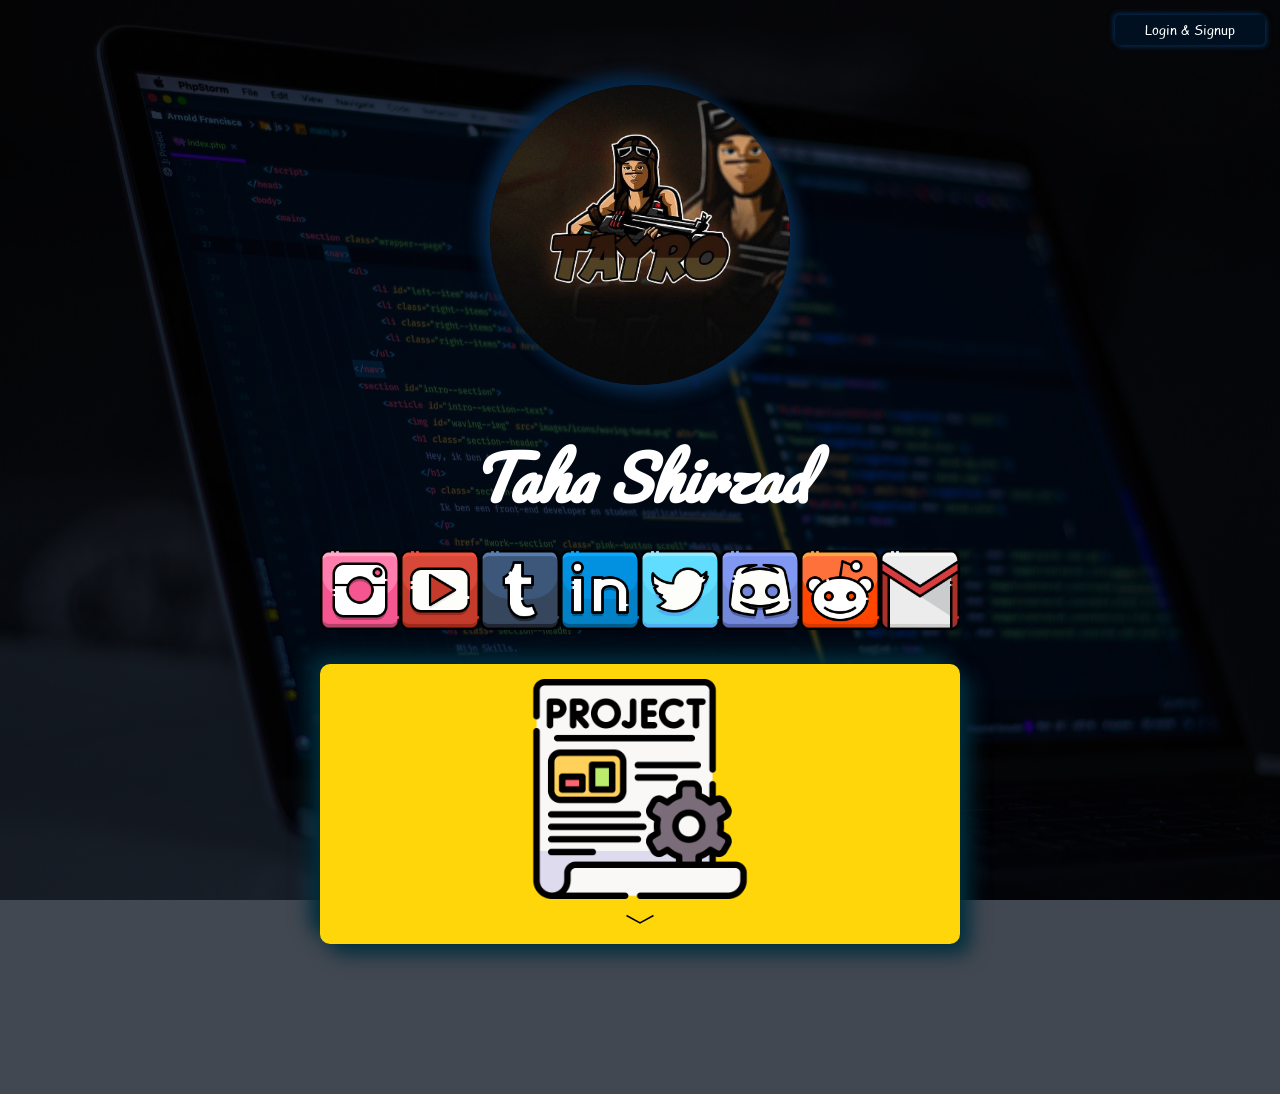
<file: index.html>
<!DOCTYPE html>
<html lang="en">
  <head>
    <meta charset="UTF-8" />
    <meta name="viewport" content="width=device-width, initial-scale=1.0" />
    <link rel="stylesheet" href="style.css" />
    <link rel="icon" href="./images/My Logo.jpg" />
    <title>My web page</title>
  </head>
  <script src="main.js"></script>

  <body>
    <div class="loader"></div>
    <div class="continer">
      <div class="login">
        <button>
          <a href="./project/login and sign up/">
            <p>Login & Signup</p>
          </a>
        </button>
      </div>
      <div class="my-logo"><img src="./images/My Logo.jpg" class="logo" /></div>
      <div class="my-name">
        <h1 class="name">Taha Shirzad</h1>
      </div>
      <div class="my-social">
        <div class="body-cocial">
          <a href="https://www.instagram.com/mr_tayro_rm/"
            ><img src="./images/Icon/instagram.png" class="social1"
          /></a>
          <a href="https://www.youtube.com/@tayro2761/featured"
            ><img src="./images/Icon/youtube.png" class="social2"
          /></a>
          <a href="https://web.telegram.org/k/#@mr_tayro_rm"
            ><img src="./images/Icon/telegram.png" class="social3"
          /></a>
          <a href="https://www.linkedin.com/in/ta-yro-4b1442298/"
            ><img src="./images/Icon/linkedin.png" class="social4"
          /></a>
          <a href="https://twitter.com/MrTayro"
            ><img src="./images/Icon/twitter.png" class="social5"
          /></a>
          <a href="https://discord.gg/ztTvCQx2EB"
            ><img src="./images/Icon/discord.png" class="social6"
          /></a>
          <a href="https://www.reddit.com/user/mr_tayro_rm/"
            ><img src="./images/Icon/reddit.png" class="social7"
          /></a>
          <a href="https://mail.google.com/mail/u/0/#inbox"
            ><img src="./images/Icon/gmail.png" class="social8"
          /></a>
        </div>
      </div>
      <div class="porject">
        <div class="card" onclick="this.classList.toggle('expanded')">
          <img src="./images/Icon/project.png" alt="" class="label" />
          <div class="text1">
            <div class="text-content">
              <h1 class="title">My projects</h1>
              <div class="body-text">
                <a href="./project/calculator/"
                  ><img src="./images/Icon/calculator.png" class="por"
                /></a>
                <a href="./project/my top ten games/"
                  ><img
                    src="./images/Icon/game-controller.png"
                    alt=""
                    class="por"
                /></a>
                <a href="./project/Birthday Calculator/index.html"
                  ><img
                    src="./project/Birthday Calculator/images/birthday.png"
                    class="por"
                /></a>
                <a href="./project/guess number games/index.html"
                  ><img
                    src="./project/guess number games/page/doublePlayer/images/icon.png"
                    class="por"
                /></a>
              </div>
            </div>
          </div>
          <svg
            class="chevron"
            xmlns="http://www.w3.org/2000/svg"
            viewBox="0 0 100 35"
            width="30"
          >
            <path
              d="M5 30L50 5l45 25"
              fill="none"
              stroke="#000"
              stroke-width="5"
            />
          </svg>
        </div>
      </div>
    </div>
  </body>
</html>
</file>
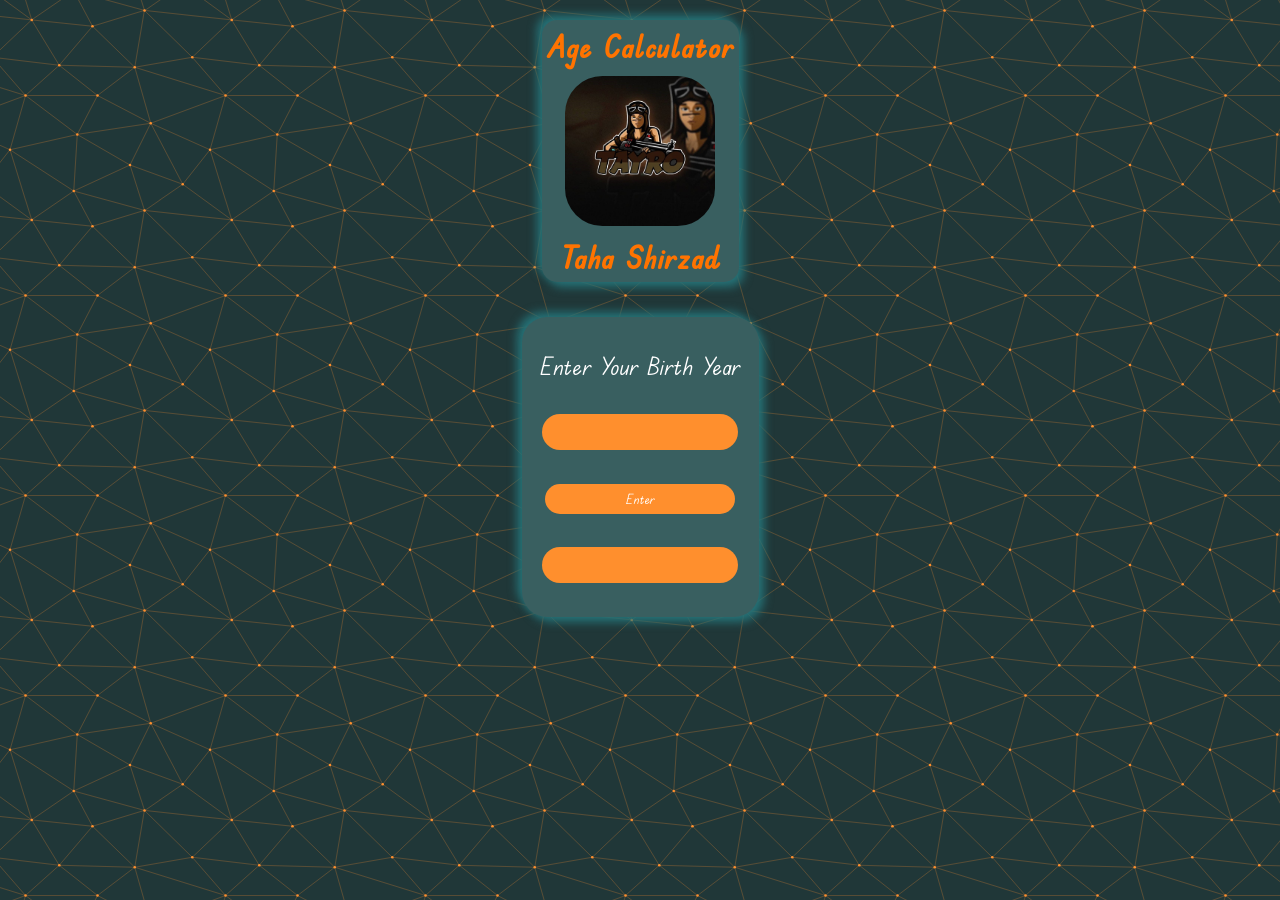
<file: project/Birthday Calculator/index.html>
<!DOCTYPE html>
<html lang="en">
<head>
    <meta charset="UTF-8">
    <meta name="viewport" content="width=device-width, initial-scale=1.0">
    <link rel="stylesheet" href="style.css">
    <link rel="icon" href="./images/birthday.png">
    <title>Birthday🎂</title>
</head>
<body>
    <div class="loader"></div>
    <div class="continer">
        <div class="info">
            <h1>Age Calculator</h1>
            <img src="./images/My Logo.jpg">
            <h1>Taha Shirzad</h1>
        </div>
        <div class="bd">
                <label for="number">Enter Your Birth Year</label>
                <input type="number" name="number" id="inputNumberBarthDay">
                <button onclick="number()">Enter</button>
                <input type="text" id="outputNumberBarthDay" class="text" disabled>            
        </div>
    </div>
<script src="main.js"></script>
</body>
</html>
</file>
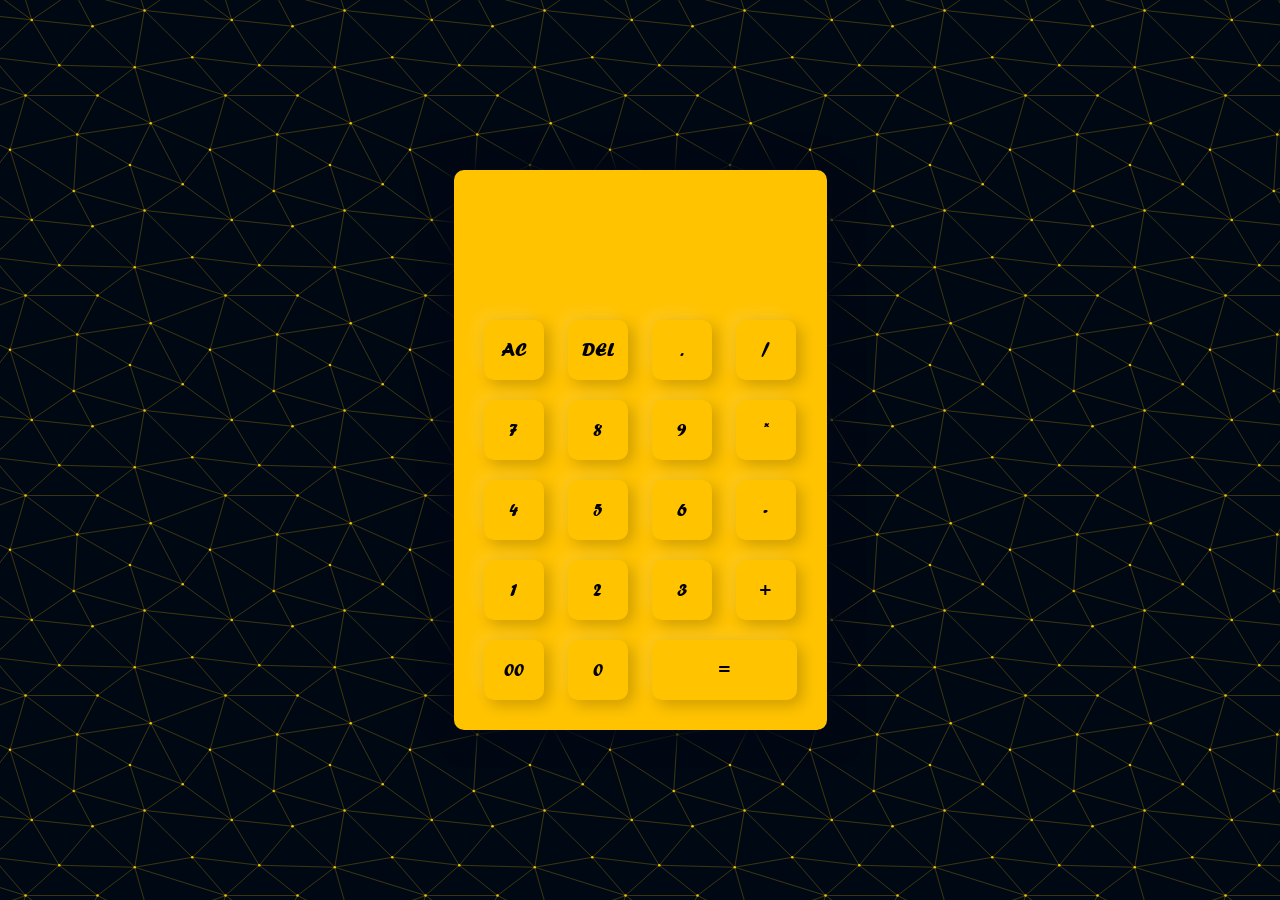
<file: project/calculator/index.html>
<!DOCTYPE html>
<html lang="en">

<head>
    <meta charset="UTF-8">
    <meta name="viewport" content="width=device-width, initial-scale=1.0">
    <title>calculator</title>
    <link rel="stylesheet" href="style.css">
    <link rel="icon" href="./img/calculator.png">
</head>
<script>
    window.addEventListener("load", () => {
        const loader = document.querySelector(".loader");

        loader.classList.add("loader--hidden")

        loader(".loader").addEventListener("transitionend", () => {
            document.body.removeChild(loader(".loader"))
        });
    });
    const audio = new Audio();
    audio.src = "./sound/click sound.mp3";
</script>

<body>
    <div class="loader"></div>
    <div class="container">
        <div class="calculator">
            <form>
                <div class="display">
                    <input type="text" name="display" readonly>
                </div>
                <div>
                    <input type="button" value="AC" onclick="display.value = ''; audio.play();" class="operator">
                    <input type="button" value="DEL"
                        onclick="audio.play(); display.value = display.value.toString().slice (0,-1)" class="operator">
                    <input type="button" value="." onclick="display.value += '.'; audio.play(); " class="operator">
                    <input type="button" value="/" onclick="display.value += '/' ; audio.play(); " class="operator"
                        </div>
                    <div>
                        <input type="button" value="7" onclick="display.value += '7' ; audio.play();">
                        <input type="button" value="8" onclick="display.value += '8' ; audio.play();">
                        <input type="button" value="9" onclick="display.value += '9' ; audio.play();">
                        <input type="button" value="*" onclick="display.value += '*' ; audio.play();">
                    </div>
                    <div>
                        <input type="button" value="4" onclick="display.value += '4' ; audio.play();">
                        <input type="button" value="5" onclick="display.value += '5' ; audio.play();">
                        <input type="button" value="6" onclick="display.value += '6' ; audio.play();">
                        <input type="button" value="-" onclick="display.value += '-' ; audio.play();">
                    </div>
                    <div>
                        <input type="button" value="1" onclick="display.value += '1' ; audio.play();">
                        <input type="button" value="2" onclick="display.value += '2' ; audio.play();">
                        <input type="button" value="3" onclick="display.value += '3' ; audio.play();">
                        <input type="button" value="+" onclick="display.value += '+' ; audio.play();">
                    </div>
                    <div>
                        <input type="button" value="00" onclick="display.value += '00' ; audio.play();">
                        <input type="button" value="0" onclick="display.value += '0' ; audio.play();">
                        <input type="button" value="=" onclick="display.value = eval(display.value) ; audio.play();"
                            style="width: 145px;">
                    </div>
            </form>
        </div>
    </div>

</body>

</html>
</file>
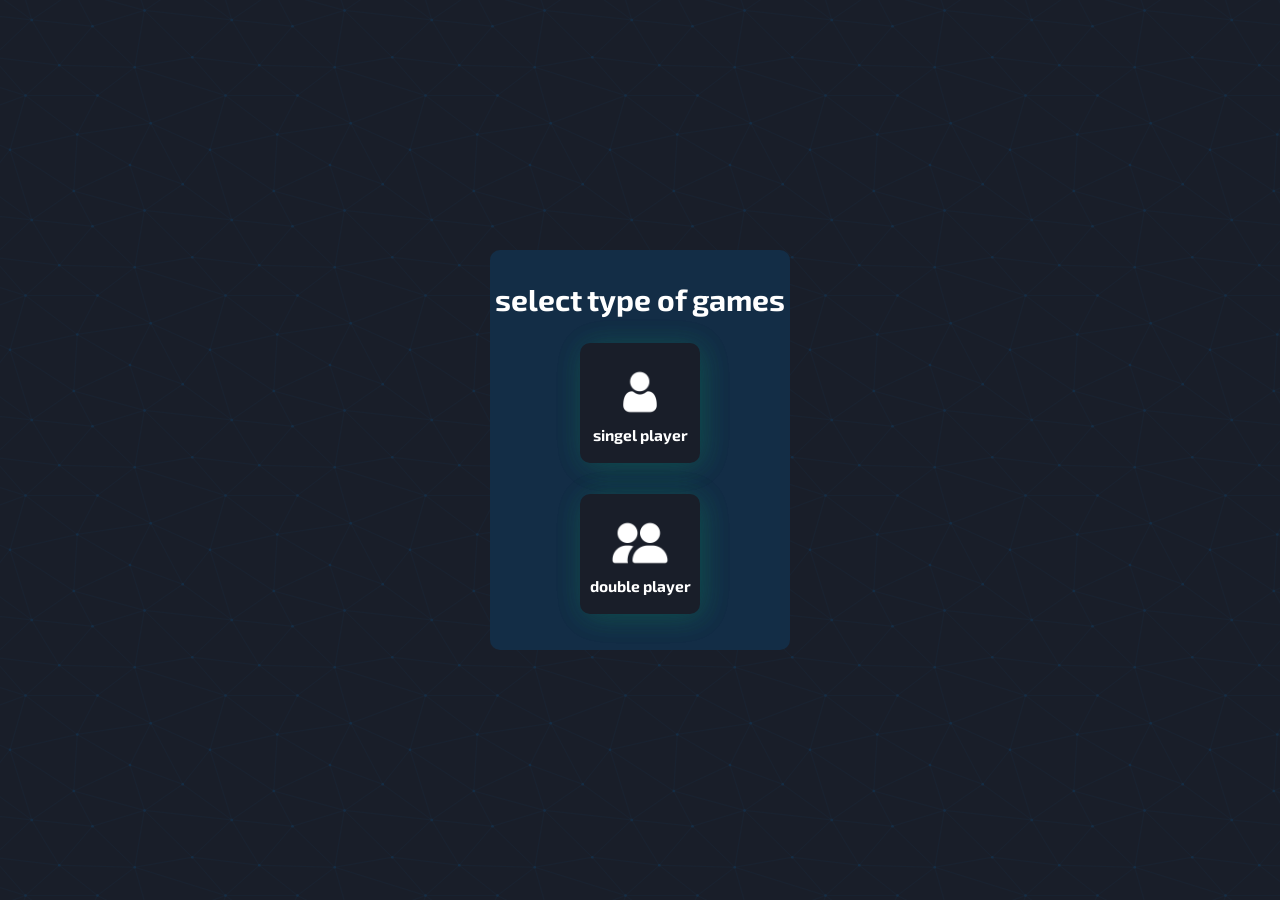
<file: project/guess number games/index.html>
<!DOCTYPE html>
<html lang="en">
  <head>
    <meta charset="UTF-8" />
    <meta name="viewport" content="width=device-width, initial-scale=1.0" />
    <link rel="stylesheet" href="./style.css" />
    <title>gng</title>
  </head>
  <body>
    <div class="continer">
      <div class="typeofplayer">
        <h1>select type of games</h1>
        <button onclick="singelPlayer()">
          <img src="./images/one user.png" />
          <h3>singel player</h3>
        </button>
        <button onclick="doublePlayer()">
          <img src="./images/tow user.png" />
          <h3>double player</h3>
        </button>
      </div>
    </div>
    <script src="main.js"></script>
  </body>
</html>
</file>
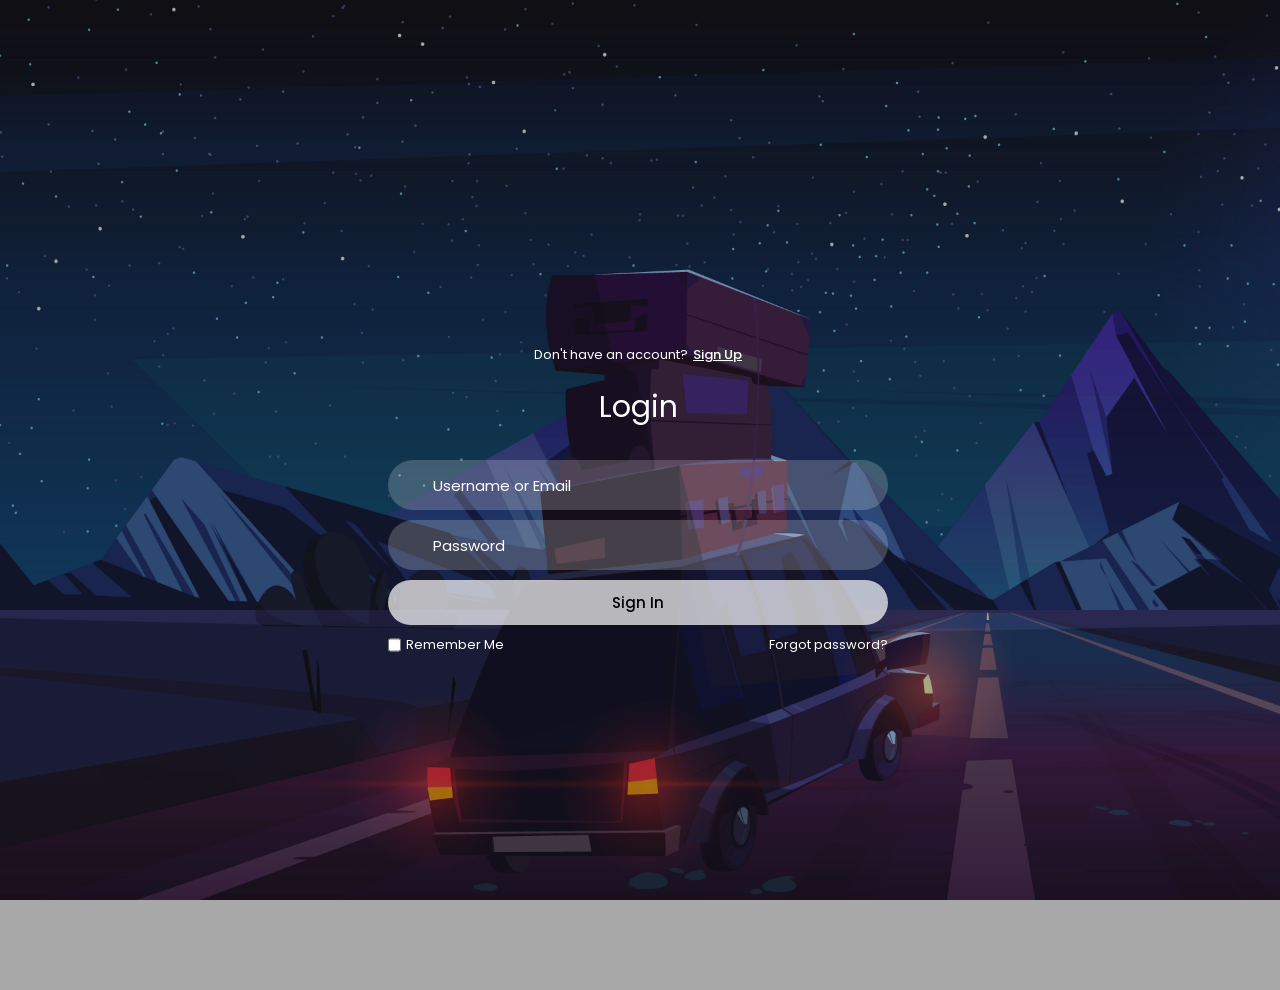
<file: project/login and sign up/index.html>
<!DOCTYPE html>
<html lang="en">
<head>
    <meta charset="UTF-8">
    <meta http-equiv="X-UA-Compatible" content="IE=edge">
    <meta name="viewport" content="width=device-width, initial-scale=1.0">
    <link rel="icon" href="./images/login.png">
    <link rel="stylesheet" href="style.css">
    <title>Login & signup</title>
</head>
<body>
 <div class="wrapper">

<!----------------------------- Form box ----------------------------------->    
    <div class="form-box">
        
        <!------------------- login form -------------------------->
        <div class="login-container" id="login">
            <div class="top">
                <span>Don't have an account? <a href="#" onclick="register()">Sign Up</a></span>
                <header>Login</header>
            </div>
            <div class="input-box">
                <input type="text" class="input-field" placeholder="Username or Email">
                <i class="bx bx-user"></i>
            </div>
            <div class="input-box">
                <input type="password" class="input-field" placeholder="Password">
                <i class="bx bx-lock-alt"></i>
            </div>
            <div class="input-box">
                <input type="submit" class="submit" value="Sign In">
            </div>
            <div class="two-col">
                <div class="one">
                    <input type="checkbox" id="login-check">
                    <label for="login-check"> Remember Me</label>
                </div>
                <div class="two">
                    <label><a href="#">Forgot password?</a></label>
                </div>
            </div>
        </div>

        <!------------------- registration form -------------------------->
        <div class="register-container" id="register">
            <div class="top">
                <span>Have an account? <a href="#" onclick="login()">Login</a></span>
                <header>Sign Up</header>
            </div>
            <div class="two-forms">
                <div class="input-box">
                    <input type="text" class="input-field" placeholder="Firstname">
                    <i class="bx bx-user"></i>
                </div>
                <div class="input-box">
                    <input type="text" class="input-field" placeholder="Lastname">
                    <i class="bx bx-user"></i>
                </div>
            </div>
            <div class="input-box">
                <input type="text" class="input-field" placeholder="Email">
                <i class="bx bx-envelope"></i>
            </div>
            <div class="input-box">
                <input type="password" class="input-field" placeholder="Password">
                <i class="bx bx-lock-alt"></i>
            </div>
            <div class="input-box">
                <input type="submit" class="submit" value="Register">
            </div>
            <div class="two-col">
                <div class="one">
                    <input type="checkbox" id="register-check">
                    <label for="register-check"> Remember Me</label>
                </div>
                <div class="two">
                    <label><a href="#">Terms & conditions</a></label>
                </div>
            </div>
        </div>
    </div>
</div>   



<script>

    var a = document.getElementById("loginBtn");
    var b = document.getElementById("registerBtn");
    var x = document.getElementById("login");
    var y = document.getElementById("register");

    function login() {
        x.style.left = "4px";
        y.style.right = "-520px";
        a.className += " white-btn";
        b.className = "btn";
        x.style.opacity = 1;
        y.style.opacity = 0;
    }

    function register() {
        x.style.left = "-510px";
        y.style.right = "5px";
        a.className = "btn";
        b.className += " white-btn";
        x.style.opacity = 0;
        y.style.opacity = 1;
    }

</script>

</body>
</html>
</file>
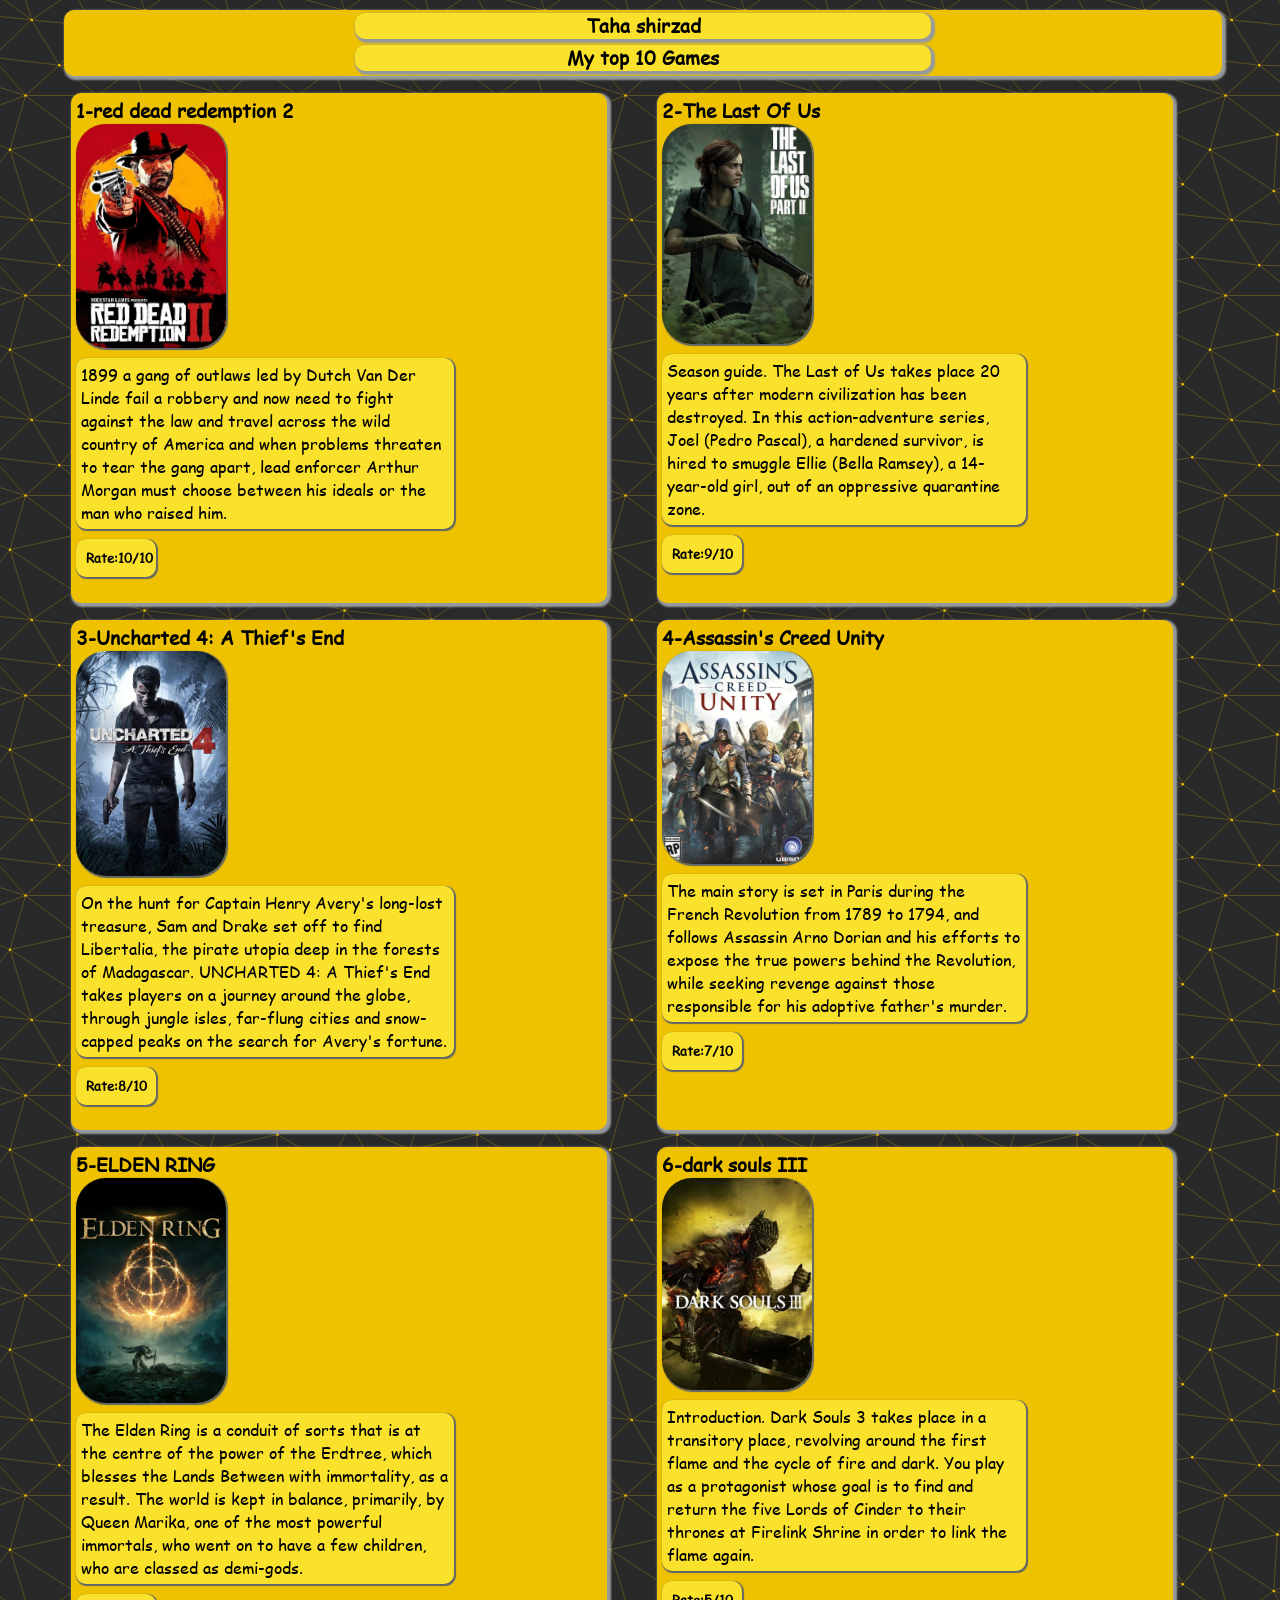
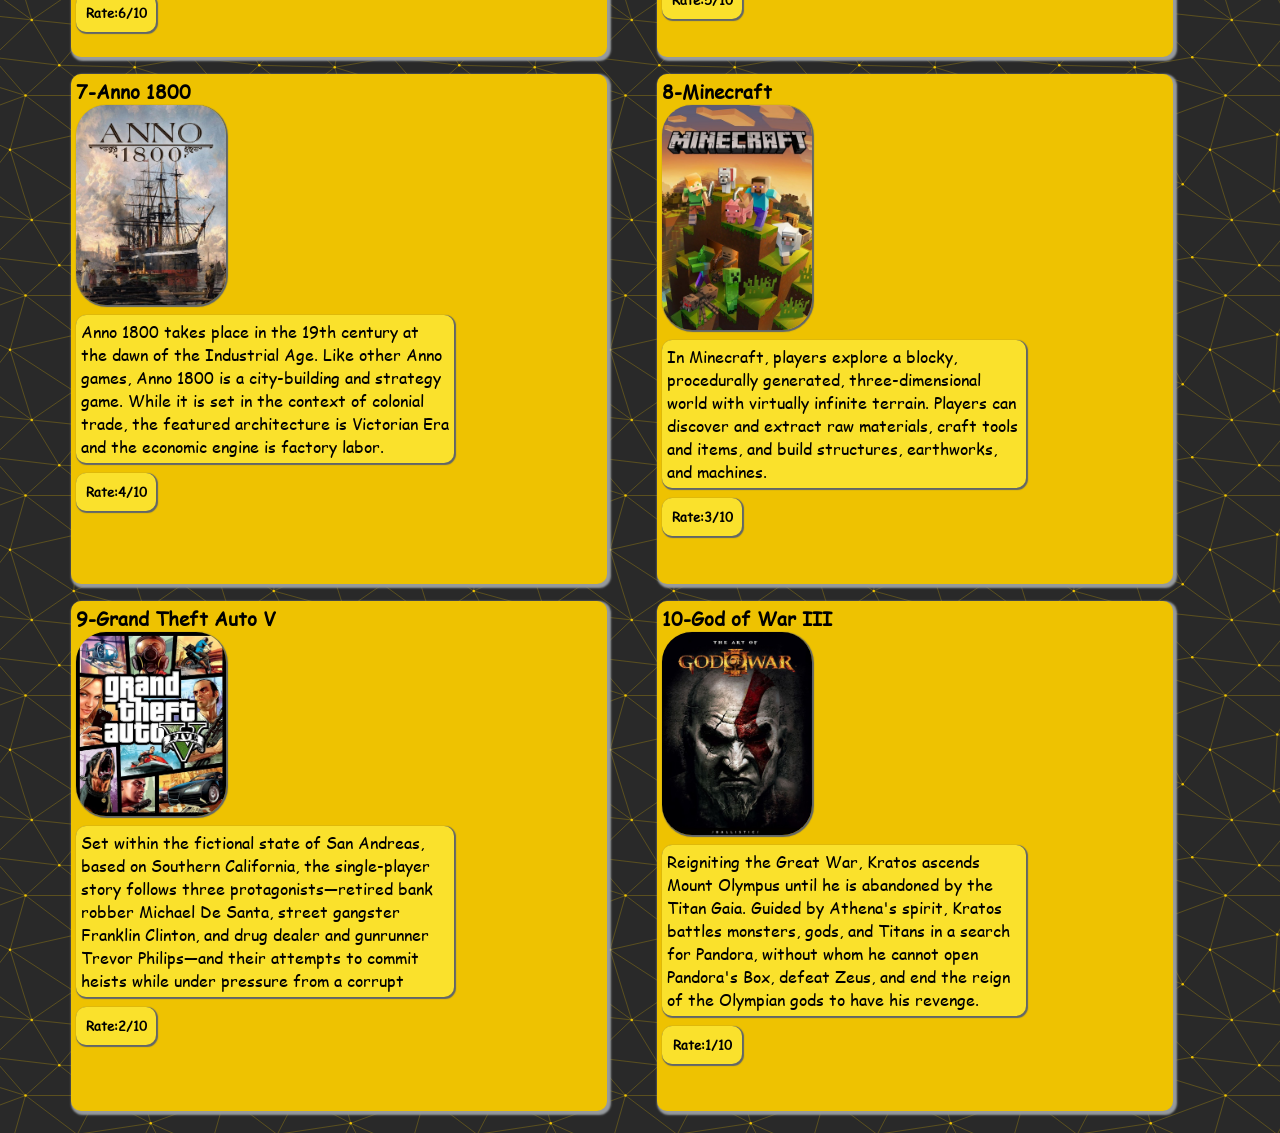
<file: project/my top ten games/index.html>
<!DOCTYPE html>
<html lang="en">
<head>
    <link rel="icon" href="./images/games.png">
    <link rel="stylesheet" href="style.css">
    <meta charset="UTF-8">
    <meta name="viewport" content="width=device-width, initial-scale=1.0">
    <title>MY top 10 games</title>
</head>
<script>
    window.addEventListener("load" , () => {
        const loader = document.querySelector(".loader");

        loader.classList.add("loader--hidden")

        loader(".loader").addEventListener("transitionend" , () =>{
            document.body.removeChild(loader(".loader"))
        });
    });
</script>
<body class="body">
    <div class="loader"></div>
        <div class="info">
            <h3 class="name">Taha shirzad</h3>
            <h3 class="games">My top 10 Games</h3>
    </div>
            <table>
                <tr>
                    <td>
        <div class="rdr2">
            <h3>1-red dead redemption 2</h3>
            <img src="./images/RDR2.jpg" alt="" class="rdri">
            <p class="rdrs">1899 a gang of outlaws led by Dutch Van Der Linde fail a robbery and now need to fight against 
                the law and travel across the wild country of America and when problems threaten to tear the gang
                 apart, lead enforcer Arthur Morgan must choose between his ideals or the man who raised him.</p>
                 <h5 class="rdrr">Rate:10/10</h5>
        </div>
    </td>
    <td>
        <div class="TLOU">
            <h3>2-The Last Of Us</h3>
            <img src="./images/Thelastofus.jpg" alt="">
            <p>Season guide. The Last of Us takes place 20 years after modern civilization has been destroyed. In this action-adventure series, Joel (Pedro Pascal), a hardened 
                survivor, is hired to smuggle Ellie (Bella Ramsey), a 14-year-old girl, out of an oppressive quarantine zone.</p>
            <h5>Rate:9/10</h5>
        </div>
    </td>
    </tr>
    <tr>
        <td>
        <div class="Uncharted">
            <h3>3-Uncharted 4: A Thief's End</h3>
            <img src="./images/Uncharted 4_ A Thief's End .jpg" alt="">
            <p>On the hunt for Captain Henry Avery's long-lost treasure, Sam and Drake set off to find Libertalia, 
                the pirate utopia deep in the forests of Madagascar. UNCHARTED 4: A Thief's End takes players on a 
                journey around the globe, through jungle isles, far-flung cities and snow-capped peaks on the search for 
                Avery's fortune.</p>
                <h5>Rate:8/10</h5>
        </div>
    </td>
    <td>
        <div class="Assassin">
            <h3>4-Assassin's Creed Unity</h3>
            <img src="./images/Assassin's Creed  Unity.jpg" alt="">
            <p>The main story is set in Paris during the French Revolution from 1789 to 1794, and follows Assassin Arno Dorian and his efforts to expose the true
                 powers behind the Revolution, while seeking revenge against those responsible for his adoptive father's 
                 murder.</p>
                 <h5>Rate:7/10</h5>
        </div>
    </td>
    </tr>
    <tr>
        <td>
        <div class="ELDENRING">
            <h3>5-ELDEN RING</h3>
            <img src="./images/ELDEN RING _ Xbox.jpg" alt="">
            <p>The Elden Ring is a conduit of sorts that is at the centre of the power of the Erdtree, which 
                blesses the Lands Between with immortality, as a result. The world is kept in balance, primarily,
                 by Queen Marika, one of the most powerful immortals, who went on to have a few children, who are
                  classed as demi-gods.</p>
                  <h5>Rate:6/10</h5>
        </div>
    </td>
    <td>
        <div class="darksouls">
            <h3>6-dark souls III</h3>
            <img src="./images/dark souls 3 .jpg" alt="">
            <p>Introduction. Dark Souls 3 takes place in a transitory place, revolving around the first flame and the cycle of fire and dark. You play as a protagonist whose goal is
                 to find and return the five Lords of Cinder to their thrones at Firelink Shrine in order to link the flame 
                 again.</p>
                 <h5>Rate:5/10</h5>
        </div>
    </td>
    </tr>
    <tr>
        <td>
        <div class="Anno">
            <h3>7-Anno 1800</h3>
            <img src="./images/Acheter Anno 1800 Ubisoft Connect.jpg" alt="">
            <p>Anno 1800 takes place in the 19th century at the dawn of the Industrial Age. Like other Anno games, Anno 1800 is a city-building and strategy game. While it is set in the
                 context of colonial trade, the featured architecture is Victorian Era and the economic engine is factory 
                 labor.</p>
                 <h5>Rate:4/10</h5>
        </div>
    </td>
    <td>
        <div class="Minecraft"> 
            <h3>8-Minecraft</h3>
            <img src="./images/Minecraft_ Play with Game Pass _ Xbox.jpg" alt="">
            <p>In Minecraft, players explore a blocky, procedurally generated, three-dimensional world with
                 virtually infinite terrain. Players can discover and extract raw materials, craft tools and 
                 items, and build structures, earthworks, and machines.</p>
                 <h5>Rate:3/10</h5>
        </div>
    </td>
    </tr>
    <tr>
        <TD>
        <div class="Grand">
            <h3>9-Grand Theft Auto V</h3>
            <img src="./images/Grand Theft Auto V.jpg" alt="">
            <p>Set within the fictional state of San Andreas, based on Southern California, 
                the single-player story follows three protagonists—retired bank robber Michael De Santa,
                 street gangster Franklin Clinton, and drug dealer and gunrunner Trevor Philips—and their 
                 attempts to commit heists while under pressure from a corrupt</p>
                 <h5>Rate:2/10</h5>
        </div>
    </TD>
    <td>
        <div class="God">
            <h3>10-God of War III</h3>
            <img src="./images/ArtOfGodOfWar3-StandardEditionFront.jpg" alt="">
            <p>Reigniting the Great War, Kratos ascends Mount Olympus until he is abandoned by the 
                Titan Gaia. Guided by Athena's spirit, Kratos battles monsters, gods, and Titans in 
                a search for Pandora, without whom he cannot open Pandora's Box, defeat Zeus, and end 
                the reign of the Olympian gods to have his revenge.</p>
                <h5>Rate:1/10</h5>
        </div>
    </td>
    </tr>
    </table>
</body>
</html>
</file>
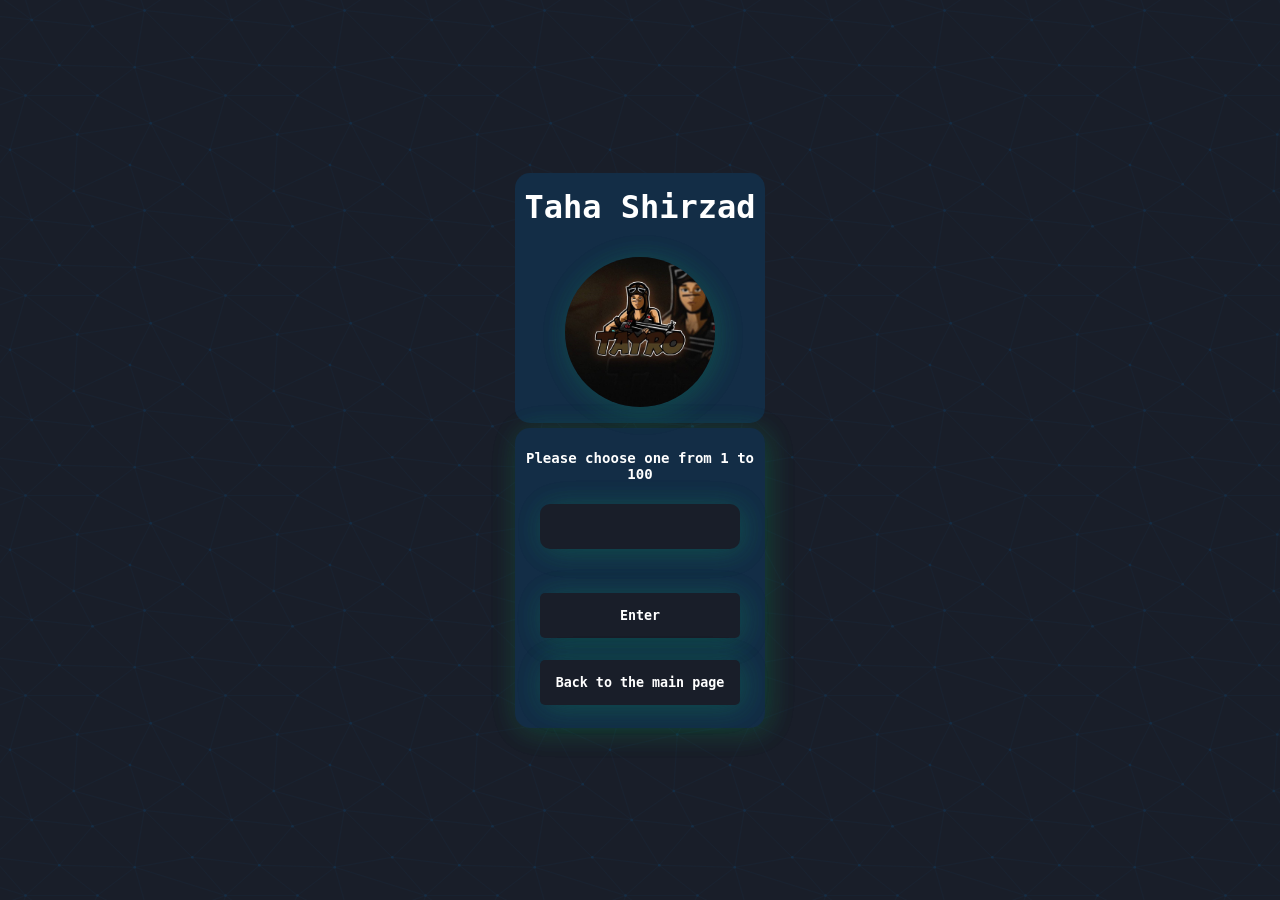
<file: project/guess number games/page/doublePlayer/index.html>
<!DOCTYPE html>
<html lang="en">
  <head>
    <meta charset="UTF-8" />
    <meta name="viewport" content="width=device-width, initial-scale=1.0" />
    <title>guess number</title>
    <link rel="stylesheet" href="style.css" />
    <link rel="icon" href="" />
  </head>
  <body>
    <div class="loader"></div>
    <div class="continer">
      <div class="info" id="info">
        <h1>Taha Shirzad</h1>
        <img src="./images/My Logo.jpg" />
      </div>
      <div class="pagenumberone" id="pageNumberOne">
        <h3>Please choose one from 1 to 100</h3>
        <input
          type="number"
          id="ferstNumber"
          min="0"
          max="100"
          oninput="checkInput()"
          required
        />
        <p id="errorTag"></p>
        <button onclick="setTheNumber()">Enter</button>
        <button onclick="backToPage()">Back to the main page</button>
      </div>
      <div class="pagenumbertow" id="pageNumberTow">
        <h3>Guess from 1 to 100</h3>
        <input
          type="number"
          id="guessNumber"
          min="0"
          max="100"
          oninput="maxinput()"
          required
        />
        <button onclick="buttonGuees()">Enter</button>
        <p id="ErrorPage"></p>
        <p id="Hint"></p>
        <p id="score"></p>
        <a href=""><button type="rest-pages">Rest Games</button></a>
      </div>
      <div class="winer" id="winer">
        <h1>You Win</h1>
        <p>Good job</p>
        <a href=""><button type="rest-pages">Rest Games</button></a>
      </div>
      <div class="over" id="over">
        <h1>You Loser</h1>
        <p>Try Agin</p>
        <a href=""><button type="rest-pages">Rest Games</button></a>
      </div>
    </div>
  </body>
  <script src="main.js"></script>
</html>
</file>
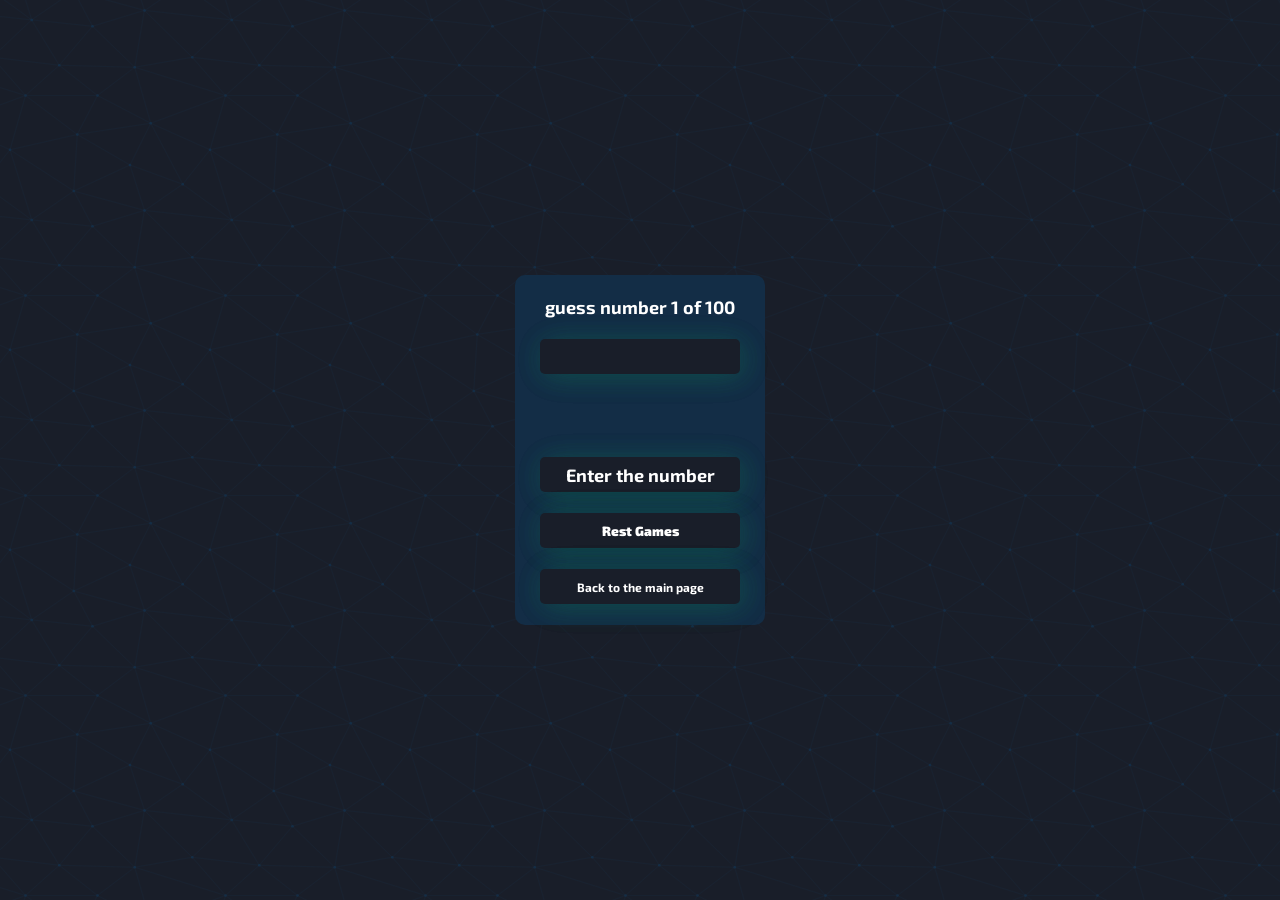
<file: project/guess number games/page/singelPlayer/index.html>
<!DOCTYPE html>
<html lang="en">
  <head>
    <meta charset="UTF-8" />
    <meta name="viewport" content="width=device-width, initial-scale=1.0" />
    <link rel="stylesheet" href="./style.css" />
    <title>Singel Player</title>
  </head>
  <body>
    <div class="loader"></div>
    <div class="continer">
      <div class="games" id="games">
        <h1>guess number 1 of 100</h1>
        <input
          type="number"
          id="guessNumber"
          max="100"
          min="1"
          oninput="inputNumber()"
          required
        />
        <h3 id="score"></h3>
        <h3 id="ErrorPage"></h3>
        <h3 id="hint"></h3>
        <button id="enter" onclick="enterNumber()">
          <h2>Enter the number</h2>
        </button>
        <a href=""><button type="rest-pages">Rest Games</button></a>
        <button onclick="backToPage()"><h3>Back to the main page</h3></button>
      </div>
      <div class="winer" id="winer">
        <h1>You Win</h1>
        <p>Good job</p>
        <a href=""><button type="rest-pages">Rest Games</button></a>
      </div>

      <div class="over" id="over">
        <h1>You Loser</h1>
        <p>Try Agin</p>
        <a href=""><button type="rest-pages">Rest Games</button></a>
      </div>
    </div>
    <script src="main.js"></script>
  </body>
</html>
</file>
<file: style.css>
@font-face {
  font-family: name;
  src: url(./font/Pacifico-Regular.ttf);
}
@font-face {
  font-family: com;
  src: url(./font/comic.ttf);
}
* {
  margin: 0;
  padding: 0;
}
body {
  background: url(./images/Backgrund.jpg) no-repeat center center fixed;
  background-blend-mode: multiply;
  background-color: #000814bd;
  -webkit-background-size: cover;
  -moz-background-size: cover;
  -o-background-size: cover;
  background-size: cover;
  margin: 10px;
}
.loader {
  background: none;
  box-shadow: none;
  position: fixed;
  top: 0;
  left: 0;
  width: 100vw;
  height: 100vh;
  display: flex;
  align-items: center;
  justify-content: center;
  background: #333333;
  transition:
    opacity 0.75s,
    visibility 0.75s;
}
.loader--hidden {
  opacity: 0;
  visibility: hidden;
}
.loader::after {
  content: "";
  width: 75px;
  height: 75px;
  border: 15px solid #dddddd;
  border-top-color: #ffd60a;
  border-radius: 50%;
  animation: loading 0.75s ease infinite;
}
@keyframes loading {
  form {
    transform: rotate(0turn);
  }
  to {
    transform: rotate(1turn);
  }
}
.login {
  display: flex;
  justify-content: flex-end;
}
.login button {
  width: 150px;
  height: 30px;
  border: none;
  margin: 5px;
  padding: 3px;
  border-radius: 5px;
  background-color: #001020;
  box-shadow:
    2px 2px 5px #07294b,
    -2px -2px 5px #07294b;
}
.login a {
  font-family: com;
  color: #fff;
  text-decoration: none;
}
.login :hover {
  background-color: #002041;
  border-radius: 5px;
}
.my-logo {
  margin-top: 15px;
  display: flex;
  justify-content: center;
  transform: translateY(20px);
  transition: transform 1500ms;
  margin-bottom: 50px;
}
.logo {
  cursor: default;
  width: 300px;
  border-radius: 50%;
  box-shadow:
    10px 10px 15px #07294b,
    -10px -10px 15px #07294b;
}
.my-name {
  cursor: default;
  color: #fff;
  display: flex;
  justify-content: center;
}
.name {
  font-family: name;
  font-size: 60px;
  font-style: italic;
  transform: translateY(10px);
  transition: transform 1500ms;
  margin-bottom: 10px;
}
.my-social {
  display: flex;
  justify-content: center;
  margin-bottom: 30px;
}
.body-cocial {
  width: 80%;
  display: inline-flex;
  flex-wrap: wrap;
  justify-content: center;
}
.social1 {
  width: 80px;
  transform: translateY(20px);
  transition: transform 500ms;
}
.social2 {
  width: 80px;
  transform: translateY(20px);
  transition: transform 800ms;
}
.social3 {
  width: 80px;
  transform: translateY(20px);
  transition: transform 1000ms;
}
.social4 {
  width: 80px;
  transform: translateY(20px);
  transition: transform 2000ms;
}
.social5 {
  width: 80px;
  transform: translateY(20px);
  transition: transform 3000ms;
}
.social6 {
  width: 80px;
  transform: translateY(20px);
  transition: transform 4000ms;
}
.social7 {
  width: 80px;
  transform: translateY(20px);
  transition: transform 5000ms;
}
.social8 {
  width: 80px;
  transform: translateY(20px);
  transition: transform 6000ms;
}
.porject {
  display: flex;
  justify-content: center;
}
/*
*/
.card {
  background: #ffd60a;
  border-radius: 10px;
  cursor: pointer;
  height: 280px;
  margin: 20px;
  padding: 0 20px;
  position: relative;
  box-shadow:
    10px 10px 20px #002e3d,
    -10px -10px 20px #002e3d;
  -webkit-tap-highlight-color: rgba(0, 0, 0, 0.025);
  text-align: center;
  transition: height 1000ms;
  width: 600px;
}
@media (max-width: 900px) {
  .card {
    left: calc(50% - 20px);
    transform: translateX(-50%);
  }
}
.card.expanded {
  height: 450px;
}
.label {
  width: 220px;
  margin-top: 5px;
  margin-bottom: 20px;
  transform: translateY(10px);
  transition: transform 1000ms;
}
.card.expanded .label {
  transform: translateY(0);
}
.text1 {
  -webkit-clip-path: polygon(0 100%, 0 40%, 50% 75%, 100% 40%, 100% 100%);
  clip-path: polygon(0 100%, 0 40%, 50% 75%, 100% 40%, 100% 100%);
  transition: clip-path 1000ms;
}
.card.expanded .text1 {
  -webkit-clip-path: polygon(
    -100% 100%,
    -100% -100%,
    50% -100%,
    100% -100%,
    100% 100%
  );
  clip-path: polygon(-100% 100%, -100% -100%, 50% -100%, 100% -100%, 100% 100%);
}
.por {
  width: 100px;
}
.text-content {
  transform: translateY(-500px);
  transition: transform 1000ms;
}
.card.expanded .text-content {
  transform: translateY(-15px);
}
.chevron {
  position: absolute;
  bottom: 20px;
  left: calc(50% - 15px);
  transform-origin: 50%;
  transform: rotate(180deg);
  transition: transform 1000ms;
}
.card.expanded .chevron {
  transform: rotate(0deg);
}
.title {
  font-family: com, sans-serif;
  font-weight: 900;
  margin: 20px 0 12px;
}
.body-text {
  padding: 0 20px;
}
/**/
</file>
<file: project/Birthday Calculator/style.css>
@import url('https://fonts.googleapis.com/css2?family=Edu+TAS+Beginner&display=swap');

*{
    margin: 0;
    padding: 0;
}
body{
    background-color: #203738;
    background-image: url("data:image/svg+xml,%3Csvg xmlns='http://www.w3.org/2000/svg' width='200' height='200' viewBox='0 0 800 800'%3E%3Cg fill='none' stroke='%23FF8F2D' stroke-width='1'%3E%3Cpath d='M769 229L1037 260.9M927 880L731 737 520 660 309 538 40 599 295 764 126.5 879.5 40 599-197 493 102 382-31 229 126.5 79.5-69-63'/%3E%3Cpath d='M-31 229L237 261 390 382 603 493 308.5 537.5 101.5 381.5M370 905L295 764'/%3E%3Cpath d='M520 660L578 842 731 737 840 599 603 493 520 660 295 764 309 538 390 382 539 269 769 229 577.5 41.5 370 105 295 -36 126.5 79.5 237 261 102 382 40 599 -69 737 127 880'/%3E%3Cpath d='M520-140L578.5 42.5 731-63M603 493L539 269 237 261 370 105M902 382L539 269M390 382L102 382'/%3E%3Cpath d='M-222 42L126.5 79.5 370 105 539 269 577.5 41.5 927 80 769 229 902 382 603 493 731 737M295-36L577.5 41.5M578 842L295 764M40-201L127 80M102 382L-261 269'/%3E%3C/g%3E%3Cg fill='%23FF8F2D'%3E%3Ccircle cx='769' cy='229' r='5'/%3E%3Ccircle cx='539' cy='269' r='5'/%3E%3Ccircle cx='603' cy='493' r='5'/%3E%3Ccircle cx='731' cy='737' r='5'/%3E%3Ccircle cx='520' cy='660' r='5'/%3E%3Ccircle cx='309' cy='538' r='5'/%3E%3Ccircle cx='295' cy='764' r='5'/%3E%3Ccircle cx='40' cy='599' r='5'/%3E%3Ccircle cx='102' cy='382' r='5'/%3E%3Ccircle cx='127' cy='80' r='5'/%3E%3Ccircle cx='370' cy='105' r='5'/%3E%3Ccircle cx='578' cy='42' r='5'/%3E%3Ccircle cx='237' cy='261' r='5'/%3E%3Ccircle cx='390' cy='382' r='5'/%3E%3C/g%3E%3C/svg%3E");
    display: flex;
    justify-content: center;
    align-items: center;
}
.loader{
    background: none;
    box-shadow: none;
    position: fixed;
    top: 0;
    left: 0;
    width: 100vw;
    height: 100vh;
    display: flex;
    align-items: center;
    justify-content: center;
    background: #203738;
    transition: opacity 0.75s , visibility 0.75s;
}
.loader--hidden{
    opacity: 0;
    visibility: hidden;
}
.loader::after{
    content: "";
    width: 75px;
    height: 75px;
    border: 15px solid #dddddd;
    border-top-color: #ff7300;
    border-radius: 50%;
    animation: loading 0.75s ease infinite;
}
@keyframes loading {
    form{ transform: rotate(0turn);}
    to{ transform: rotate(1turn);}
}
.info{
    font-family: 'Edu TAS Beginner', cursive;
    margin: 20px;
    margin-bottom: 35px;
    display: flex;
    justify-content: center;
    align-items: center;
    flex-direction: column;
    background-color: #395f60;
    border-radius: 15px;
    color: #ff7300;
    box-shadow: 5px 5px 10px #267277,-5px -5px 10px #267277;
}
.info img,h1{
    margin: 5px;
}
.info img{
    border-radius: 25%;
    width: 150px;
}
.bd{
    font-family: 'Edu TAS Beginner', cursive;
    background: #395f60;
    display: flex;
    flex-direction: column;
    justify-content: space-evenly;
    align-items: center;
    border-radius: 25px;
    height: 300px;
    box-shadow: 5px 5px 10px #267277,-5px -5px 10px #267277;
}
.bd >input,button{
    border: none;
    font-family: 'Edu TAS Beginner', cursive;
    background: #ff8f2d;
    height: 30px;
    text-align: center;
    padding: 3px;
    border-radius: 30px;
    color: #fff;
    width: 80%;
}
.bd label{
    font-family: 'Edu TAS Beginner', cursive;
    font-size: x-large;
    color: #fff;
}
.bd button:hover{
    background-color: #ff7300;
}
.bd input::-webkit-outer-spin-button,
.bd input::-webkit-inner-spin-button {
  -webkit-appearance: none;
  margin: 0;
}
</file>
<file: project/calculator/style.css>
@font-face {
    font-family: forte;
    src: url(./font/FORTE.TTF);
}
*{
    margin: 0;
    padding: 0;
}
.container{
    font-family: forte;
    width: 100%;
    height: 100vh;
    background-color: #000814;
    background-image: url("data:image/svg+xml,%3Csvg xmlns='http://www.w3.org/2000/svg' width='200' height='200' viewBox='0 0 800 800'%3E%3Cg fill='none' stroke='%23EEC201' stroke-width='1'%3E%3Cpath d='M769 229L1037 260.9M927 880L731 737 520 660 309 538 40 599 295 764 126.5 879.5 40 599-197 493 102 382-31 229 126.5 79.5-69-63'/%3E%3Cpath d='M-31 229L237 261 390 382 603 493 308.5 537.5 101.5 381.5M370 905L295 764'/%3E%3Cpath d='M520 660L578 842 731 737 840 599 603 493 520 660 295 764 309 538 390 382 539 269 769 229 577.5 41.5 370 105 295 -36 126.5 79.5 237 261 102 382 40 599 -69 737 127 880'/%3E%3Cpath d='M520-140L578.5 42.5 731-63M603 493L539 269 237 261 370 105M902 382L539 269M390 382L102 382'/%3E%3Cpath d='M-222 42L126.5 79.5 370 105 539 269 577.5 41.5 927 80 769 229 902 382 603 493 731 737M295-36L577.5 41.5M578 842L295 764M40-201L127 80M102 382L-261 269'/%3E%3C/g%3E%3Cg fill='%23EEC201'%3E%3Ccircle cx='769' cy='229' r='5'/%3E%3Ccircle cx='539' cy='269' r='5'/%3E%3Ccircle cx='603' cy='493' r='5'/%3E%3Ccircle cx='731' cy='737' r='5'/%3E%3Ccircle cx='520' cy='660' r='5'/%3E%3Ccircle cx='309' cy='538' r='5'/%3E%3Ccircle cx='295' cy='764' r='5'/%3E%3Ccircle cx='40' cy='599' r='5'/%3E%3Ccircle cx='102' cy='382' r='5'/%3E%3Ccircle cx='127' cy='80' r='5'/%3E%3Ccircle cx='370' cy='105' r='5'/%3E%3Ccircle cx='578' cy='42' r='5'/%3E%3Ccircle cx='237' cy='261' r='5'/%3E%3Ccircle cx='390' cy='382' r='5'/%3E%3C/g%3E%3C/svg%3E");
    display: flex;
    align-items: center;
    justify-content: center;
}
.calculator{
    background-color: #FFC300;
    padding: 20px;
    border-radius: 10px;
    box-shadow: -10px -10px 25px #000814, 10px 10px 25px #000814
}
.calculator form input{
    font-family: forte;
    font-size: larger;
    border: 0;
    outline: 0;
    width: 60px;
    height: 60px;
    border-radius: 10px;
    box-shadow: -8px -8px 15px rgba(255,255,255,0.1) , 5px 5px 15px rgba(0,0,0,0.2);
    background: transparent;
    font-size: #fff;
    cursor: pointer;
    margin: 10px ;
}
.calculator input:hover{
    background-color: #d6a400;
}
form .display{
    display: flex;
    justify-content: flex-end;
    margin: 20px 0;
}
.display input:hover{
    background-color: #FFC300;
}
form .display input{
    text-align: right;
    flex: 1;
    font-size: 45px;
    box-shadow: none;
}
.m{
    width: 145px;
}
from input .operator{
    color: #33ffd8;
}
.loader{
    position: fixed;
    top: 0;
    left: 0;
    width: 100vw;
    height: 100vh;
    display: flex;
    align-items: center;
    justify-content: center;
    background: #333333;
    transition: opacity 0.75s , visibility 0.75s;
}
.loader--hidden{
    opacity: 0;
    visibility: hidden;
}
.loader::after{
    content: "";
    width: 75px;
    height: 75px;
    border: 15px solid #dddddd;
    border-top-color: #000814;
    border-radius: 50%;
    animation: loading 0.75s ease infinite;
}
@keyframes loading {
    form{ transform: rotate(0turn);}
    to{ transform: rotate(1turn);}
}
</file>
<file: project/guess number games/style.css>
@import url("https://fonts.googleapis.com/css2?family=Exo+2&display=swap");
/*font-family: 'Exo 2', sans-serif;*/
* {
  margin: 0;
  padding: 0;
  font-family: "Exo 2", sans-serif;
}
body {
  width: 100vw;
  height: 100vh;
  display: flex;
  justify-content: center;
  align-items: center;
  background-color: #191e29;
  background-image: url("data:image/svg+xml,%3Csvg xmlns='http://www.w3.org/2000/svg' width='200' height='200' viewBox='0 0 800 800'%3E%3Cg fill='none' stroke='%23132D46' stroke-width='1'%3E%3Cpath d='M769 229L1037 260.9M927 880L731 737 520 660 309 538 40 599 295 764 126.5 879.5 40 599-197 493 102 382-31 229 126.5 79.5-69-63'/%3E%3Cpath d='M-31 229L237 261 390 382 603 493 308.5 537.5 101.5 381.5M370 905L295 764'/%3E%3Cpath d='M520 660L578 842 731 737 840 599 603 493 520 660 295 764 309 538 390 382 539 269 769 229 577.5 41.5 370 105 295 -36 126.5 79.5 237 261 102 382 40 599 -69 737 127 880'/%3E%3Cpath d='M520-140L578.5 42.5 731-63M603 493L539 269 237 261 370 105M902 382L539 269M390 382L102 382'/%3E%3Cpath d='M-222 42L126.5 79.5 370 105 539 269 577.5 41.5 927 80 769 229 902 382 603 493 731 737M295-36L577.5 41.5M578 842L295 764M40-201L127 80M102 382L-261 269'/%3E%3C/g%3E%3Cg fill='%23132D46'%3E%3Ccircle cx='769' cy='229' r='5'/%3E%3Ccircle cx='539' cy='269' r='5'/%3E%3Ccircle cx='603' cy='493' r='5'/%3E%3Ccircle cx='731' cy='737' r='5'/%3E%3Ccircle cx='520' cy='660' r='5'/%3E%3Ccircle cx='309' cy='538' r='5'/%3E%3Ccircle cx='295' cy='764' r='5'/%3E%3Ccircle cx='40' cy='599' r='5'/%3E%3Ccircle cx='102' cy='382' r='5'/%3E%3Ccircle cx='127' cy='80' r='5'/%3E%3Ccircle cx='370' cy='105' r='5'/%3E%3Ccircle cx='578' cy='42' r='5'/%3E%3Ccircle cx='237' cy='261' r='5'/%3E%3Ccircle cx='390' cy='382' r='5'/%3E%3C/g%3E%3C/svg%3E");
}
.continer {
  width: 100vw;
  height: 100vh;
  display: flex;
  justify-content: center;
  align-items: center;
}
.typeofplayer {
  width: 300px;
  height: 400px;
  background: #132d46;
  color: #fff;
  display: flex;
  flex-direction: column;
  justify-content: space-evenly;
  align-items: center;
  text-align: center;
  font-size: 15px;
  border-radius: 10px;
  box-shadow: none;
  transition: box-shadow 1000ms;
}
.typeofplayer:hover {
  box-shadow: 3px 3px 300px #01c36841, 3px 3px 300px #01c3683b;
  transition: box-shadow 1000ms;
}
.typeofplayer button img {
  width: 60px;
}
.typeofplayer button {
  background: #191e29;
  width: 120px;
  height: 120px;
  border-radius: 10px;
  color: #fff;
  border: none;
  box-shadow: 3px 3px 30px #01c3681f, 3px 3px 30px #01c3681f;
  transform: translateY(-5px);
  transition: transform 1000ms;
}
.typeofplayer button:hover {
  background-color: #191e29;
  box-shadow: 3px 3px 30px #01c36869, 3px 3px 30px #01c36869;
  border-radius: 5px;
  width: 120px;
  height: 120px;
  border-radius: 10px;
  transform: translateY(5px);
  transition: transform 1000ms;
}
/*

.typeofplayer {
  width: 300px;
  height: 400px;
  background-color: #fff;
  border-radius: 50px;
  text-align: center;
  font-size: 10px;

  display: flex;
  flex-direction: column;
  justify-content: space-evenly;
  align-items: center;
}
.typeofplayer button img {
  width: 60px;
}
.typeofplayer button {
  background: none;
  border: none;
  font-family: "Source Code Pro", monospace;
}
.typeofplayer button:hover {
  background-color: #dfdfdf;
  border-radius: 5px;
  width: 50%;
  transform: translateY(5px);
  transition: transform 1000ms;
}
*/
</file>
<file: project/login and sign up/style.css>
/* POPPINS FONT */
@import url('https://fonts.googleapis.com/css2?family=Poppins:wght@400;500;600;700&display=swap');

*{  
    margin: 0;
    padding: 0;
    box-sizing: border-box;
    font-family: 'Poppins', sans-serif;
}
body{
    background: url("./images/background.jpg");
    background-size: cover;
    background-repeat: no-repeat;
    background-attachment: fixed;
    overflow: hidden;
}
.wrapper{
    display: flex;
    justify-content: center;
    align-items: center;
    min-height: 110vh;
    background: rgba(39, 39, 39, 0.4);
}
.form-box{
    position: relative;
    display: flex;
    align-items: center;
    justify-content: center;
    width: 512px;
    height: 420px;
    overflow: hidden;
    z-index: 2;
}
.login-container{
    position: absolute;
    left: 4px;
    width: 500px;
    display: flex;
    flex-direction: column;
    transition: .5s ease-in-out;
}
.register-container{
    position: absolute;
    right: -520px;
    width: 500px;
    display: flex;
    flex-direction: column;
    transition: .5s ease-in-out;
}
.top span{
    color: #fff;
    font-size: small;
    padding: 10px 0;
    display: flex;
    justify-content: center;
}
.top span a{
    font-weight: 500;
    color: #fff;
    margin-left: 5px;
}
header{
    color: #fff;
    font-size: 30px;
    text-align: center;
    padding: 10px 0 30px 0;
}
.two-forms{
    display: flex;
    gap: 10px;
}
.input-field{
    font-size: 15px;
    background: rgba(255, 255, 255, 0.2);
    color: #fff;
    height: 50px;
    width: 100%;
    padding: 0 10px 0 45px;
    border: none;
    border-radius: 30px;
    outline: none;
    transition: .2s ease;
    margin-bottom: 10px;
}
.input-field:hover, .input-field:focus{
    background: rgba(255, 255, 255, 0.25);
}
::-webkit-input-placeholder{
    color: #fff;
}
.input-box i{
    position: relative;
    top: -35px;
    left: 17px;
    color: #fff;
}
.submit{
    font-size: 15px;
    font-weight: 500;
    color: black;
    height: 45px;
    width: 100%;
    border: none;
    border-radius: 30px;
    outline: none;
    background: rgba(255, 255, 255, 0.7);
    cursor: pointer;
    transition: .3s ease-in-out;
}
.submit:hover{
    background: rgba(255, 255, 255, 0.5);
    box-shadow: 1px 5px 7px 1px rgba(0, 0, 0, 0.2);
}
.two-col{
    display: flex;
    justify-content: space-between;
    color: #fff;
    font-size: small;
    margin-top: 10px;
}
.two-col .one{
    display: flex;
    gap: 5px;
}
.two label a{
    text-decoration: none;
    color: #fff;
}
.two label a:hover{
    text-decoration: underline;
}
@media only screen and (max-width: 786px){
    .nav-button{
        display: none;
    }
    .nav-menu.responsive{
        top: 100px;
    }
    .nav-menu{
        position: absolute;
        top: -800px;
        display: flex;
        justify-content: center;
        background: rgba(255, 255, 255, 0.2);
        width: 100%;
        height: 90vh;
        backdrop-filter: blur(20px);
        transition: .3s;
    }
    .nav-menu ul{
        flex-direction: column;
        text-align: center;
    }
    .nav-menu-btn{
        display: block;
    }
    .nav-menu-btn i{
        font-size: 25px;
        color: #fff;
        padding: 10px;
        background: rgba(255, 255, 255, 0.2);
        border-radius: 50%;
        cursor: pointer;
        transition: .3s;
    }
    .nav-menu-btn i:hover{
        background: rgba(255, 255, 255, 0.15);
    }
}
@media only screen and (max-width: 540px) {
    .wrapper{
        min-height: 100vh;
    }
    .form-box{
        width: 100%;
        height: 500px;
    }
    .register-container, .login-container{
        width: 100%;
        padding: 0 20px;
    }
    .register-container .two-forms{
        flex-direction: column;
        gap: 0;
    }
}
</file>
<file: project/my top ten games/style.css>
@font-face {
    font-family: comic;
    src: url(./font/comic.ttf);
}
:root{
    --c1: #292929;
    --c2: #606569;
    --c3: #eec201;
    --c4: #fae12c;
    --c5: #969a9d;
}
*{
    font-family: comic;
    margin: 0;
    padding: 0;
}
.body{
    margin: auto;
    width: 90%;
    padding: 10px;
    background-color: #292929;
    background-image: url("data:image/svg+xml,%3Csvg xmlns='http://www.w3.org/2000/svg' width='200' height='200' viewBox='0 0 800 800'%3E%3Cg fill='none' stroke='%23EEC201' stroke-width='1'%3E%3Cpath d='M769 229L1037 260.9M927 880L731 737 520 660 309 538 40 599 295 764 126.5 879.5 40 599-197 493 102 382-31 229 126.5 79.5-69-63'/%3E%3Cpath d='M-31 229L237 261 390 382 603 493 308.5 537.5 101.5 381.5M370 905L295 764'/%3E%3Cpath d='M520 660L578 842 731 737 840 599 603 493 520 660 295 764 309 538 390 382 539 269 769 229 577.5 41.5 370 105 295 -36 126.5 79.5 237 261 102 382 40 599 -69 737 127 880'/%3E%3Cpath d='M520-140L578.5 42.5 731-63M603 493L539 269 237 261 370 105M902 382L539 269M390 382L102 382'/%3E%3Cpath d='M-222 42L126.5 79.5 370 105 539 269 577.5 41.5 927 80 769 229 902 382 603 493 731 737M295-36L577.5 41.5M578 842L295 764M40-201L127 80M102 382L-261 269'/%3E%3C/g%3E%3Cg fill='%23EEC201'%3E%3Ccircle cx='769' cy='229' r='5'/%3E%3Ccircle cx='539' cy='269' r='5'/%3E%3Ccircle cx='603' cy='493' r='5'/%3E%3Ccircle cx='731' cy='737' r='5'/%3E%3Ccircle cx='520' cy='660' r='5'/%3E%3Ccircle cx='309' cy='538' r='5'/%3E%3Ccircle cx='295' cy='764' r='5'/%3E%3Ccircle cx='40' cy='599' r='5'/%3E%3Ccircle cx='102' cy='382' r='5'/%3E%3Ccircle cx='127' cy='80' r='5'/%3E%3Ccircle cx='370' cy='105' r='5'/%3E%3Ccircle cx='578' cy='42' r='5'/%3E%3Ccircle cx='237' cy='261' r='5'/%3E%3Ccircle cx='390' cy='382' r='5'/%3E%3C/g%3E%3C/svg%3E");
}
div{
    background-color: var(--c3);
    box-shadow: 2px 2px 2px 2px var(--c5) ;
    padding: 5px;
    margin: 5px;
    width: 90%;
    height: 500px;
    border-radius: 10px;
    margin-bottom: 10px;
}
img{
    box-shadow: 1px 1px 1px 1px var(--c2) ;
    margin-bottom: 5px;
    border-radius: 30px;
    width: 150px;
}
p{
    border-radius: 10px;
    background-color: var(--c4);
    padding: 5px;
    width: 70%;
    box-shadow: 1px 1px 1px 1px var(--c2) ;
    margin-bottom: 10px;
}
h5{
    padding: 10px;
    text-align: center;
    background-color: var(--c4);
    box-shadow: 1px 1px 1px 1px var(--c2) ;
    border-radius: 10px;
    width: 60px;
}
.info{
    width: 100%;
    text-align: center;
    background-color: var(--c3);
    box-shadow: 2px 2px 2px 2px var(--c5) ;
    border-radius: 10px;
    padding: 3px;
    margin: auto;
    margin-bottom: 10px;
    height: 60px;
}
.name{
    margin: auto;
    margin-bottom: 6px;
    width: 50%;
    border-radius: 10px;
    box-shadow: 2px 2px 2px 2px var(--c5) ;
    background-color: var(--c4);
}
.games{
    margin: auto;
    width: 50%;
    border-radius: 10px;
    box-shadow: 2px 2px 2px 2px var(--c5) ;
    background-color: var(--c4);
}
.loader{
    background: none;
    box-shadow: none;
    position: fixed;
    top: 0;
    left: 0;
    width: 100vw;
    height: 100vh;
    display: flex;
    align-items: center;
    justify-content: center;
    background: #333333;
    transition: opacity 0.75s , visibility 0.75s;
}
.loader--hidden{
    opacity: 0;
    visibility: hidden;
}
.loader::after{
    content: "";
    width: 75px;
    height: 75px;
    border: 15px solid #dddddd;
    border-top-color: #fae12c;
    border-radius: 50%;
    animation: loading 0.75s ease infinite;
}
@keyframes loading {
    form{ transform: rotate(0turn);}
    to{ transform: rotate(1turn);}
}
/*color use to web -#292929-#2E3047-##eec201-#fae12c-#969a9d
</file>
<file: project/guess number games/page/doublePlayer/style.css>
@import url("https://fonts.googleapis.com/css2?family=Exo+2&display=swap");
* {
  margin: 0;
  padding: 0;
  font-family: "Exo 2", sans-serif;
}
body {
  height: 100vh;
  background-color: #191e29;
  background-image: url("data:image/svg+xml,%3Csvg xmlns='http://www.w3.org/2000/svg' width='200' height='200' viewBox='0 0 800 800'%3E%3Cg fill='none' stroke='%23132D46' stroke-width='1'%3E%3Cpath d='M769 229L1037 260.9M927 880L731 737 520 660 309 538 40 599 295 764 126.5 879.5 40 599-197 493 102 382-31 229 126.5 79.5-69-63'/%3E%3Cpath d='M-31 229L237 261 390 382 603 493 308.5 537.5 101.5 381.5M370 905L295 764'/%3E%3Cpath d='M520 660L578 842 731 737 840 599 603 493 520 660 295 764 309 538 390 382 539 269 769 229 577.5 41.5 370 105 295 -36 126.5 79.5 237 261 102 382 40 599 -69 737 127 880'/%3E%3Cpath d='M520-140L578.5 42.5 731-63M603 493L539 269 237 261 370 105M902 382L539 269M390 382L102 382'/%3E%3Cpath d='M-222 42L126.5 79.5 370 105 539 269 577.5 41.5 927 80 769 229 902 382 603 493 731 737M295-36L577.5 41.5M578 842L295 764M40-201L127 80M102 382L-261 269'/%3E%3C/g%3E%3Cg fill='%23132D46'%3E%3Ccircle cx='769' cy='229' r='5'/%3E%3Ccircle cx='539' cy='269' r='5'/%3E%3Ccircle cx='603' cy='493' r='5'/%3E%3Ccircle cx='731' cy='737' r='5'/%3E%3Ccircle cx='520' cy='660' r='5'/%3E%3Ccircle cx='309' cy='538' r='5'/%3E%3Ccircle cx='295' cy='764' r='5'/%3E%3Ccircle cx='40' cy='599' r='5'/%3E%3Ccircle cx='102' cy='382' r='5'/%3E%3Ccircle cx='127' cy='80' r='5'/%3E%3Ccircle cx='370' cy='105' r='5'/%3E%3Ccircle cx='578' cy='42' r='5'/%3E%3Ccircle cx='237' cy='261' r='5'/%3E%3Ccircle cx='390' cy='382' r='5'/%3E%3C/g%3E%3C/svg%3E");
  display: flex;
  justify-content: center;
  align-items: center;
}
h3,
p,
input,
button,
h1,
a {
  font-family: "Roboto Mono", monospace;
}

.loader {
  background: none;
  box-shadow: none;
  position: fixed;
  top: 0;
  left: 0;
  width: 100vw;
  height: 100vh;
  display: flex;
  align-items: center;
  justify-content: center;
  background: #132d46;
  transition: opacity 0.75s, visibility 0.75s;
}
.loader--hidden {
  opacity: 0;
  visibility: hidden;
}
.loader::after {
  content: "";
  width: 75px;
  height: 75px;
  border: 15px solid #fff;
  border-top-color: #01c36841;
  border-radius: 50%;
  animation: loading 0.75s ease infinite;
}
@keyframes loading {
  form {
    transform: rotate(0turn);
  }
  to {
    transform: rotate(1turn);
  }
}

.info {
  background: #132d46;
  width: 250px;
  height: 250px;
  margin: 5px;
  border-radius: 15px;
  display: flex;
  flex-direction: column;
  justify-content: space-around;
  align-items: center;
  color: #fff;
}
.info img {
  width: 150px;
  border-radius: 50%;
  box-shadow: 3px 3px 30px #01c3681f, 3px 3px 30px #01c3681f;
}
.pagenumberone {
  margin: 5px;
  background-color: #132d46;
  width: 250px;
  height: 300px;
  display: flex;
  justify-content: space-evenly;
  align-items: center;
  flex-direction: column;
  border-radius: 15px;
  font-size: 12px;
  text-align: center;
  color: #fff;
  box-shadow: 3px 3px 30px #01c3681f, 3px 3px 30px #01c3681f;
}
.pagenumberone input {
  width: 80%;
  height: 45px;
  border: none;
  background: #191e29;
  border-radius: 10px;
  text-align: center;
  color: #fff;
  box-shadow: 3px 3px 30px #01c3681f, 3px 3px 30px #01c3681f;
  transform: translateY(0px);
  transition: transform 1000ms;
}
.pagenumberone p {
  text-align: center;
}
.pagenumberone button {
  width: 80%;
  height: 45px;
  border: none;
  border-radius: 5px;
  background-color: #191e29;
  text-align: center;
  font-weight: 900;
  cursor: pointer;
  box-shadow: 3px 3px 30px #01c3681f, 3px 3px 30px #01c3681f;
  color: #fff;
  transform: translateY(0px);
  transition: transform 1000ms;
}
.pagenumberone input:hover {
  background-color: #191e29;
  box-shadow: 3px 3px 30px #01c36869, 3px 3px 30px #01c36869;
  transform: translateY(5px);
  transition: transform 1000ms;
}
.pagenumberone button:hover {
  background-color: #191e29;
  box-shadow: 3px 3px 30px #01c36869, 3px 3px 30px #01c36869;
  transform: translateY(5px);
  transition: transform 1000ms;
}
.pagenumberone input::-webkit-outer-spin-button,
.pagenumberone input::-webkit-inner-spin-button {
  -webkit-appearance: none;
  margin: 0;
}
.pagenumbertow {
  margin: 5px;
  background-color: #132d46;
  width: 250px;
  height: 300px;
  display: flex;
  justify-content: space-evenly;
  align-items: center;
  flex-direction: column;
  border-radius: 15px;
  font-size: 15px;
  color: #fff;
}
.pagenumbertow input {
  width: 80%;
  height: 45px;
  border: none;
  background: #191e29;
  border-radius: 10px;
  text-align: center;
  color: #fff;
  box-shadow: 3px 3px 30px #01c3681f, 3px 3px 30px #01c3681f;
  transform: translateY(0px);
  transition: transform 1000ms;
}
.pagenumbertow button {
  width: 200px;
  height: 45px;
  border: none;
  border-radius: 5px;
  background-color: #191e29;
  text-align: center;
  font-weight: 900;
  cursor: pointer;
  box-shadow: 3px 3px 30px #01c3681f, 3px 3px 30px #01c3681f;
  color: #fff;
  transform: translateY(0px);
  transition: transform 1000ms;
}
.pagenumbertow p {
  text-align: center;
}
.pagenumbertow input:hover {
  background-color: #191e29;
  box-shadow: 3px 3px 30px #01c36869, 3px 3px 30px #01c36869;
  transform: translateY(5px);
  transition: transform 1000ms;
}
.pagenumbertow button:hover {
  background-color: #191e29;
  box-shadow: 3px 3px 30px #01c36869, 3px 3px 30px #01c36869;
  transform: translateY(5px);
  transition: transform 1000ms;
}
.pagenumbertow input::-webkit-outer-spin-button,
.pagenumbertow input::-webkit-inner-spin-button {
  -webkit-appearance: none;
  margin: 0;
}
.winer {
  margin: 5px;
  background-color: #132d46;
  width: 250px;
  height: 150px;
  display: flex;
  justify-content: space-evenly;
  align-items: center;
  flex-direction: column;
  border-radius: 15px;
  font-size: 10px;
  color: #fff;
  box-shadow: 3px 3px 100px #01c3682d, 3px 3px 100px #01c3681f;
}
.winer button {
  width: 200px;
  height: 45px;
  border: none;
  background: #191e29;
  border-radius: 10px;
  box-shadow: 3px 3px 30px #01c3681f, 3px 3px 30px #01c3681f;
  color: #fff;
  transform: translateY(0px);
  transition: transform 1000ms;
}
.winer button:hover {
  background-color: #191e29;
  box-shadow: 3px 3px 30px #01c36869, 3px 3px 30px #01c36869;
  transform: translateY(5px);
  transition: transform 1000ms;
}
.over {
  margin: 5px;
  background-color: #132d46;
  width: 250px;
  height: 150px;
  display: flex;
  justify-content: space-evenly;
  align-items: center;
  flex-direction: column;
  border-radius: 15px;
  font-size: 10px;
  color: #fff;
  box-shadow: 3px 3px 100px #c301012d, 3px 3px 100px #c301012d;
}
.over button {
  width: 200px;
  height: 45px;
  border: none;
  background: #191e29;
  border-radius: 10px;
  box-shadow: 3px 3px 30px #c301012d, 3px 3px 30px #c301012d;
  color: #fff;
  transform: translateY(0px);
  transition: transform 1000ms;
}
.over button:hover {
  background-color: #191e29;
  box-shadow: 3px 3px 30px #c301015b, 3px 3px 30px #c301015b;
  transform: translateY(5px);
  transition: transform 1000ms;
}
</file>
<file: project/guess number games/page/singelPlayer/style.css>
@import url("https://fonts.googleapis.com/css2?family=Exo+2&display=swap");
/*font-family: 'Exo 2', sans-serif;*/
* {
  margin: 0;
  padding: 0;
  font-family: "Exo 2", sans-serif;
}
body {
  background-color: #191e29;
  background-image: url("data:image/svg+xml,%3Csvg xmlns='http://www.w3.org/2000/svg' width='200' height='200' viewBox='0 0 800 800'%3E%3Cg fill='none' stroke='%23132D46' stroke-width='1'%3E%3Cpath d='M769 229L1037 260.9M927 880L731 737 520 660 309 538 40 599 295 764 126.5 879.5 40 599-197 493 102 382-31 229 126.5 79.5-69-63'/%3E%3Cpath d='M-31 229L237 261 390 382 603 493 308.5 537.5 101.5 381.5M370 905L295 764'/%3E%3Cpath d='M520 660L578 842 731 737 840 599 603 493 520 660 295 764 309 538 390 382 539 269 769 229 577.5 41.5 370 105 295 -36 126.5 79.5 237 261 102 382 40 599 -69 737 127 880'/%3E%3Cpath d='M520-140L578.5 42.5 731-63M603 493L539 269 237 261 370 105M902 382L539 269M390 382L102 382'/%3E%3Cpath d='M-222 42L126.5 79.5 370 105 539 269 577.5 41.5 927 80 769 229 902 382 603 493 731 737M295-36L577.5 41.5M578 842L295 764M40-201L127 80M102 382L-261 269'/%3E%3C/g%3E%3Cg fill='%23132D46'%3E%3Ccircle cx='769' cy='229' r='5'/%3E%3Ccircle cx='539' cy='269' r='5'/%3E%3Ccircle cx='603' cy='493' r='5'/%3E%3Ccircle cx='731' cy='737' r='5'/%3E%3Ccircle cx='520' cy='660' r='5'/%3E%3Ccircle cx='309' cy='538' r='5'/%3E%3Ccircle cx='295' cy='764' r='5'/%3E%3Ccircle cx='40' cy='599' r='5'/%3E%3Ccircle cx='102' cy='382' r='5'/%3E%3Ccircle cx='127' cy='80' r='5'/%3E%3Ccircle cx='370' cy='105' r='5'/%3E%3Ccircle cx='578' cy='42' r='5'/%3E%3Ccircle cx='237' cy='261' r='5'/%3E%3Ccircle cx='390' cy='382' r='5'/%3E%3C/g%3E%3C/svg%3E");
  width: 100vw;
  height: 100vh;
  display: flex;
  align-items: center;
  justify-content: space-evenly;
  flex-direction: column;
}
.loader {
  background: none;
  box-shadow: none;
  position: fixed;
  top: 0;
  left: 0;
  width: 100vw;
  height: 100vh;
  display: flex;
  align-items: center;
  justify-content: center;
  background: #132d46;
  transition: opacity 0.75s, visibility 0.75s;
}
.loader--hidden {
  opacity: 0;
  visibility: hidden;
}
.loader::after {
  content: "";
  width: 75px;
  height: 75px;
  border: 15px solid #fff;
  border-top-color: #01c36841;
  border-radius: 50%;
  animation: loading 0.75s ease infinite;
}
@keyframes loading {
  form {
    transform: rotate(0turn);
  }
  to {
    transform: rotate(1turn);
  }
}
.continer {
  display: flex;
  flex-direction: column;
  justify-content: space-evenly;
  align-items: center;
}
.games {
  width: 250px;
  height: 350px;
  background-color: #132d46;
  border-radius: 10px;
  font-size: 9px;
  text-align: center;
  display: flex;
  justify-content: space-evenly;
  align-items: center;
  flex-direction: column;
  cursor: default;
  color: #fff;
}
.games input {
  width: 80%;
  height: 35px;
  border: none;
  border-radius: 5px;
  background-color: #191e29;
  text-align: center;
  font-weight: 900;
  cursor: pointer;
  box-shadow: 3px 3px 30px #01c3681f, 3px 3px 30px #01c3681f;
  color: #fff;
  transform: translateY(0px);
  transition: transform 1000ms;
}
.games input::-webkit-outer-spin-button,
.games input::-webkit-inner-spin-button {
  -webkit-appearance: none;
  margin: 0;
}
.games input:hover {
  background-color: #191e29;
  box-shadow: 3px 3px 30px #01c36869, 3px 3px 30px #01c36869;
  transform: translateY(5px);
  transition: transform 1000ms;
}
.games button {
  width: 80%;
  height: 35px;
  border: none;
  border-radius: 5px;
  background-color: #191e29;
  text-align: center;
  font-weight: 900;
  cursor: pointer;
  box-shadow: 3px 3px 30px #01c3681f, 3px 3px 30px #01c3681f;
  color: #fff;
  transform: translateY(0px);
  transition: transform 1000ms;
}
.games button:hover {
  background-color: #191e29;
  box-shadow: 3px 3px 30px #01c36869, 3px 3px 30px #01c36869;
  transform: translateY(5px);
  transition: transform 1000ms;
}
.games a {
  width: 100%;
}
.games h3 {
  font-size: 12px;
}
.games h2 {
  font-size: 18px;
}
.winer {
  margin: 5px;
  background-color: #132d46;
  width: 250px;
  height: 150px;
  display: flex;
  justify-content: space-evenly;
  align-items: center;
  flex-direction: column;
  border-radius: 15px;
  font-size: 10px;
  color: #fff;
  box-shadow: 3px 3px 100px #01c3682d, 3px 3px 100px #01c3681f;
}
.winer button {
  width: 200px;
  height: 45px;
  border: none;
  background: #191e29;
  border-radius: 10px;
  box-shadow: 3px 3px 30px #01c3681f, 3px 3px 30px #01c3681f;
  color: #fff;
  transform: translateY(0px);
  transition: transform 1000ms;
}
.winer button:hover {
  background-color: #191e29;
  box-shadow: 3px 3px 30px #01c36869, 3px 3px 30px #01c36869;
  transform: translateY(5px);
  transition: transform 1000ms;
}
.over {
  margin: 5px;
  background-color: #132d46;
  width: 250px;
  height: 150px;
  display: flex;
  justify-content: space-evenly;
  align-items: center;
  flex-direction: column;
  border-radius: 15px;
  font-size: 10px;
  color: #fff;
  box-shadow: 3px 3px 100px #c301012d, 3px 3px 100px #c301012d;
}
.over button {
  width: 200px;
  height: 45px;
  border: none;
  background: #191e29;
  border-radius: 10px;
  box-shadow: 3px 3px 30px #c301012d, 3px 3px 30px #c301012d;
  color: #fff;
  transform: translateY(0px);
  transition: transform 1000ms;
}
.over button:hover {
  background-color: #191e29;
  box-shadow: 3px 3px 30px #c301015b, 3px 3px 30px #c301015b;
  transform: translateY(5px);
  transition: transform 1000ms;
}
</file>
